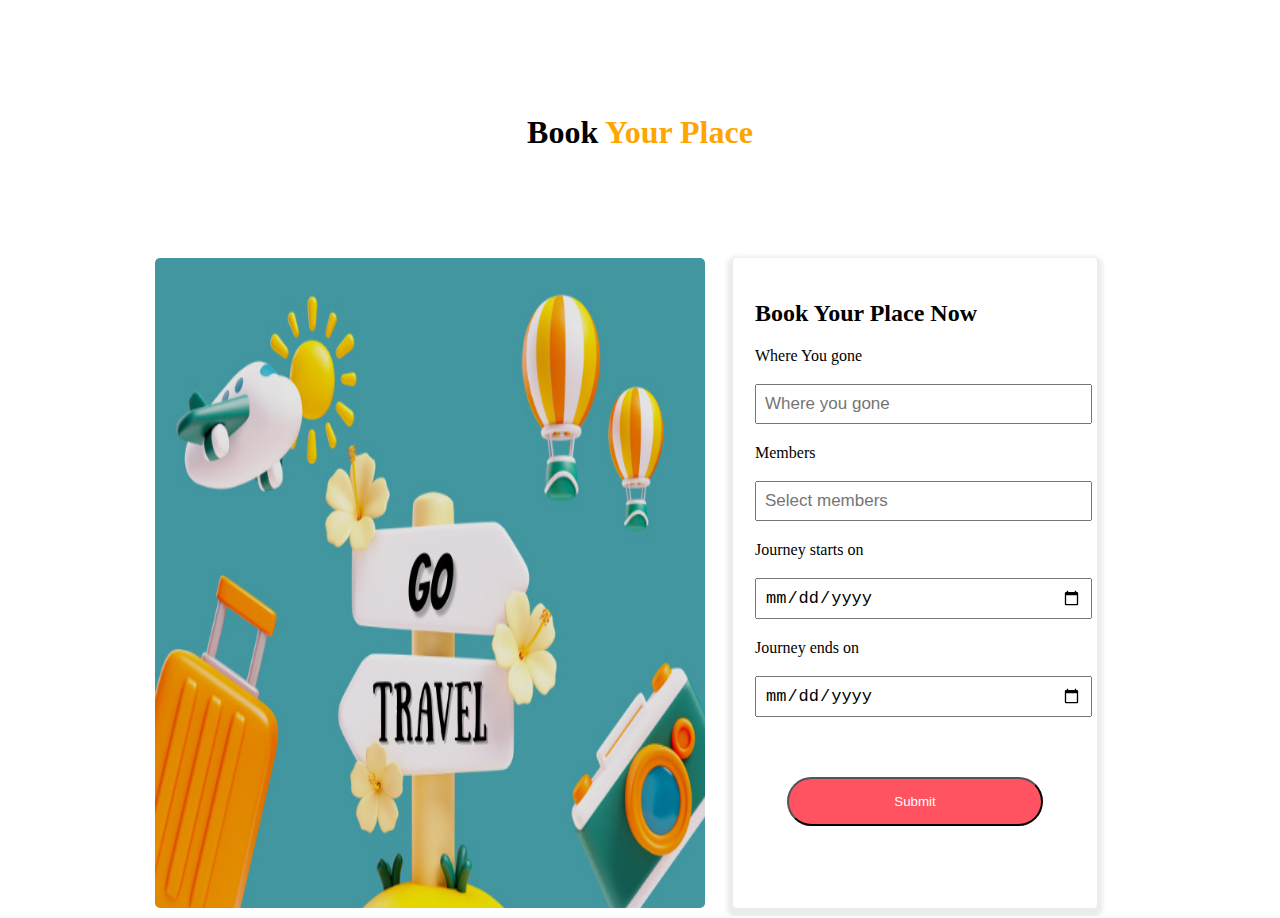
<file: b from/index.html>
<!DOCTYPE html>
<html lang="en">
<head>
    <meta charset="UTF-8">
    <meta name="viewport" content="width=device-width, initial-scale=1.0">
    <title>Booking</title>
    <link rel="stylesheet" href="styles/style.css">
</head>
<body>
    <div class="book">
        <h1>Book <span>Your Place</span></h1>

    </div>
    <div class="booking">
        <img src="img/travel b.jpg" alt="" >
        <div class="form">
            <h2>Book Your Place Now</h2>
            <p>Where You gone</p>
            <input type="text" placeholder="Where you gone" id="placeName">
            <p>Members</p>
            <input type="number" placeholder="Select members">
            <p>Journey starts on</p>
            <input type="date" placeholder="Starting date">
            <p>Journey ends on</p>
            <input type="date" placeholder="Ending date">
            <div>
                
            <button class="start-btn" id="submit">Submit</button>
            
            </div>
        </div>
    </div>
    <script src="java/book.js"></script>
</body>
</html>
</file>
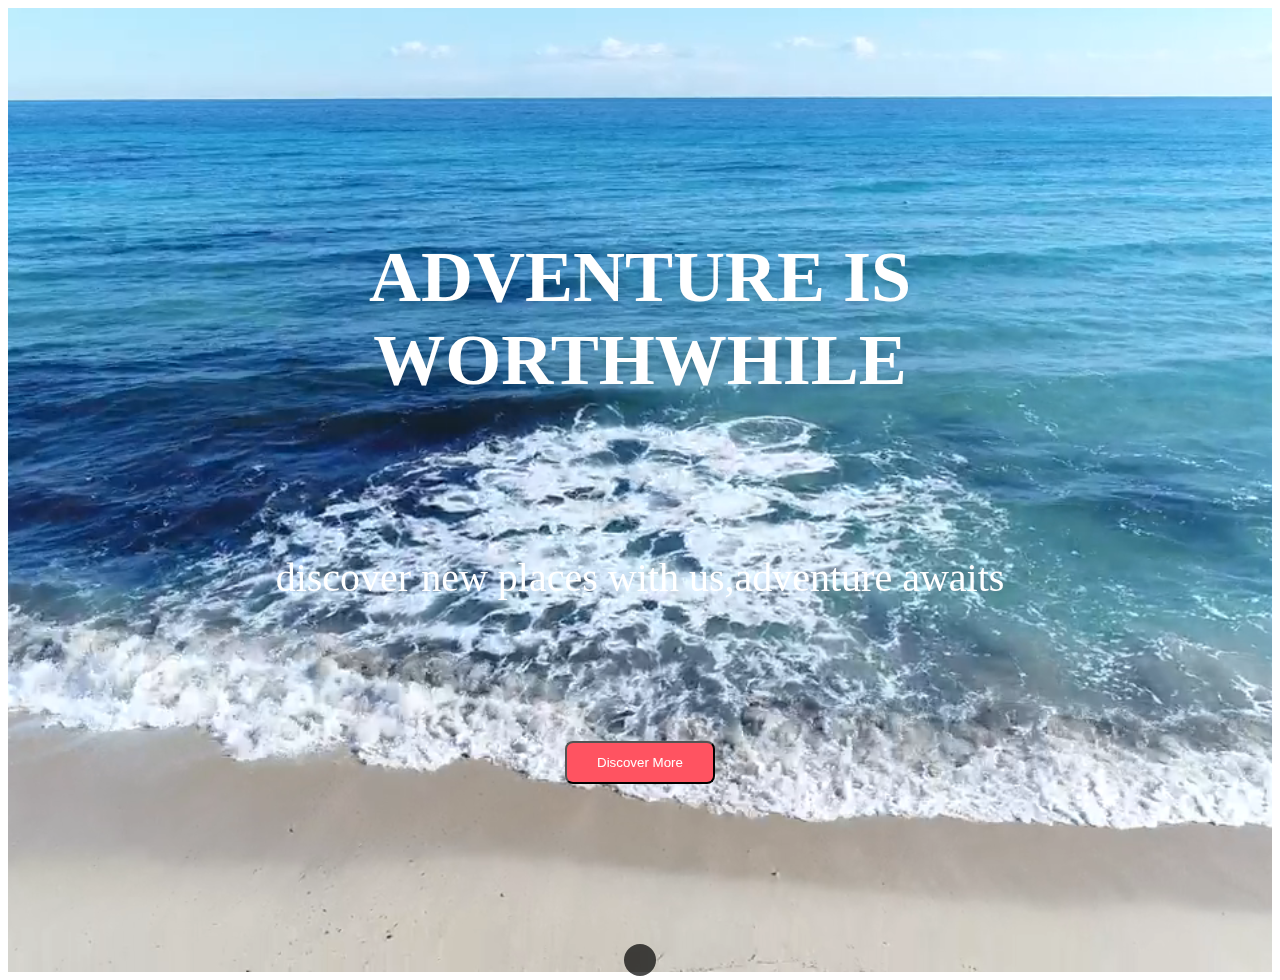
<file: outside/index.html>
<!DOCTYPE html>
<html lang="en">
<head>
    <meta charset="UTF-8">
    <meta name="viewport" content="width=device-width, initial-scale=1.0">
    <title>outside</title>
    <link rel="stylesheet" href="styles/style.css">
    <script>
        let videoBtn=document.querySelectorAll('.vid-btn');
ideoBtn.forEach(btn=>{
   btn.addEventlistner('click',()=>{

    document.querySelector('.controls .active').classList.remove('active');
    btn.classList.add('active');
    let src=btn.getAttribute('data-src');
    document.querySelector('#video-slider').src = src;
   });
});
    </script>
</head>
<body>
   <section class="home" id="home">
<div class="content">
    <h3>adventure is worthwhile</h3>
    <p>discover new places with us,adventure awaits</p>
    <button class="cta-button">Discover More</button>
</div>
<div class="controls">
    <span class="vid-btn active" data-src="video/sea.mp4"></span>
    <span class="vid-btn" data-src="video/flower.mp4"></span>
    <span class="vid-btn" data-src="video/girls in sea.mp4"></span>
    <span class="vid-btn" data-src="video/girls walking.mp4"></span>

</div>
    

<div class="video-container">
    <video src="video/sea.mp4" id="video-slider" loop autoplay muted></video>

</div>


</div>
</div>
   </section> 
   
</body>
</html>
</file>
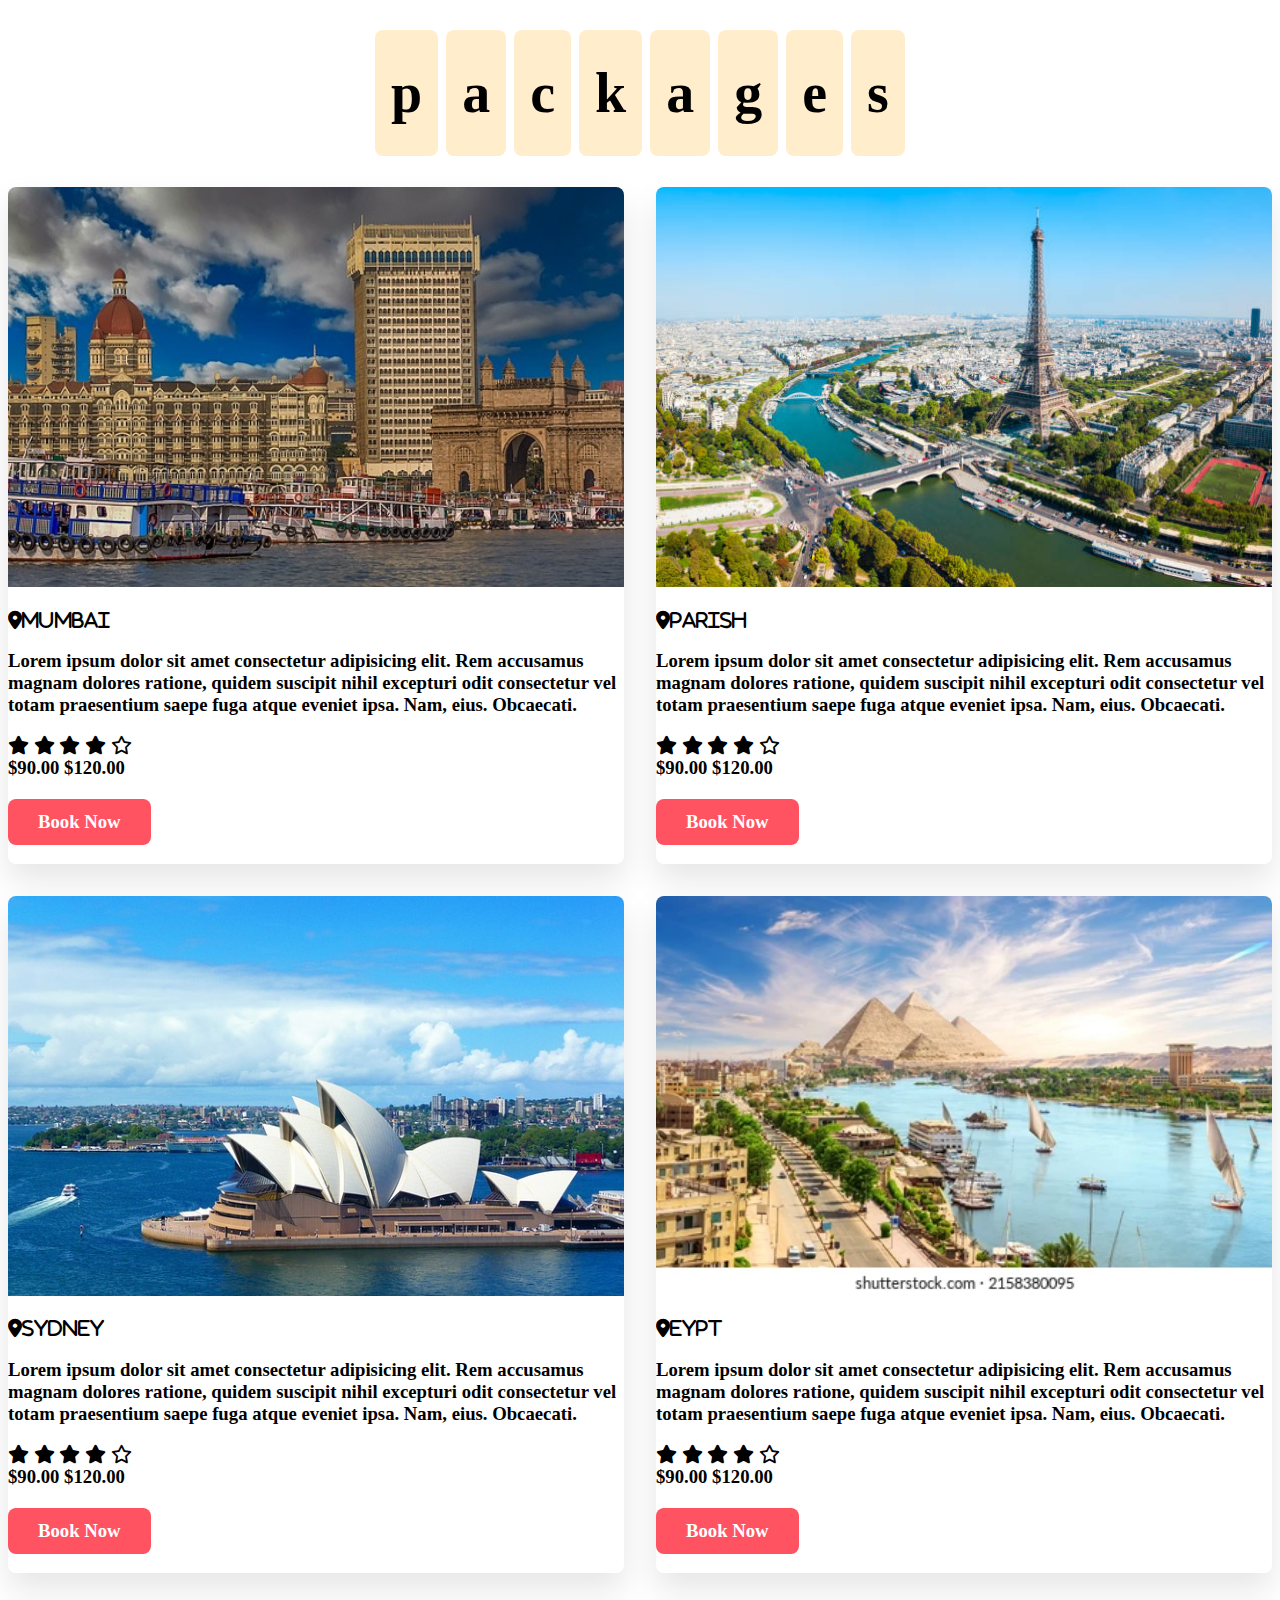
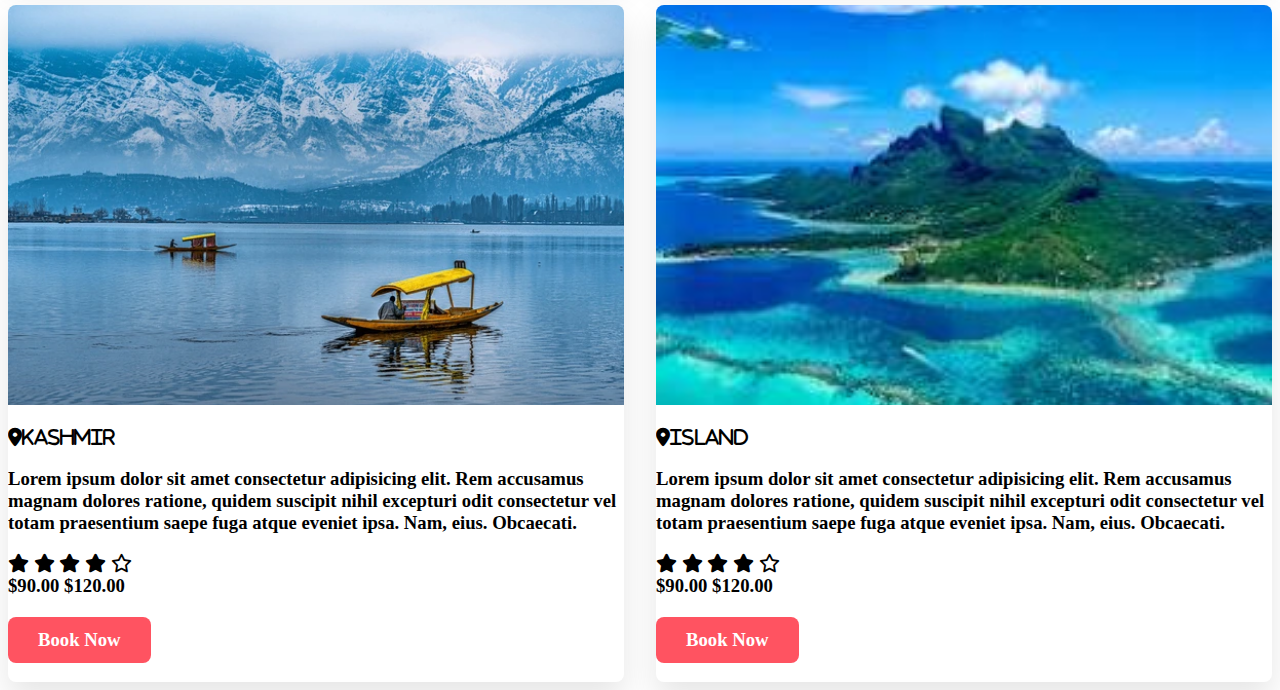
<file: package/index.html>
<!DOCTYPE html>
<html lang="en">
<head>
    <meta charset="UTF-8">
    <meta name="viewport" content="width=device-width, initial-scale=1.0">
    <title>package</title>
    <link rel="stylesheet" href="styles/design.css">
    <link rel="stylesheet" href="https://cdnjs.cloudflare.com/ajax/libs/font-awesome/6.5.2/css/all.min.css">
<body>
    <section class="packages" id="pack">
<h1 class="heading">
    
    <span>p</span>
    <span>a</span>
    <span>c</span>
    <span>k</span>
    <span>a</span>
    <span>g</span>
    <span>e</span>
    <span>s</span>

</h1>
<div class="box-container">
    <div class="box">
        <img src="img/mumbai.jpg" alt="">
<div class="content">
    <h3>
       <i class="fas fa-map-marker-alt">Mumbai</i>
       <p>Lorem ipsum dolor sit amet consectetur adipisicing elit. Rem accusamus magnam dolores ratione, quidem suscipit nihil excepturi odit consectetur vel totam praesentium saepe fuga atque eveniet ipsa. Nam, eius. Obcaecati.</p>
       <div class="star">
        <i class="fas fa-star"></i>
        <i class="fas fa-star"></i>
        <i class="fas fa-star"></i>
        <i class="fas fa-star"></i>
        <i class="far fa-star"></i>
     </div>
     <div class="price">
        $90.00
        <span>$120.00</span>
     </div>
     <a href="file:///C:/Users/HP/Desktop/projects/Sofware%20development/b%20from/index.html" class="btn">Book Now</a>
    </h3>

</div>
    </div>
    <div class="box">
        <img src="img/paru.jpg" alt="">
<div class="content">
    <h3>
       <i class="fas fa-map-marker-alt">Parish</i>
       <p>Lorem ipsum dolor sit amet consectetur adipisicing elit. Rem accusamus magnam dolores ratione, quidem suscipit nihil excepturi odit consectetur vel totam praesentium saepe fuga atque eveniet ipsa. Nam, eius. Obcaecati.</p>
       <div class="star">
        <i class="fas fa-star"></i>
        <i class="fas fa-star"></i>
        <i class="fas fa-star"></i>
        <i class="fas fa-star"></i>
        <i class="far fa-star"></i>
     </div>
     <div class="price">
        $90.00
        <span>$120.00</span>
     </div>
     <a href="file:///C:/Users/HP/Desktop/projects/Sofware%20development/b%20from/index.html" class="btn">Book Now</a>
    </h3>

</div>
    </div>
    <div class="box">
        <img src="img/sidu.jpg" alt="">
<div class="content">
    <h3>
       <i class="fas fa-map-marker-alt">Sydney</i>
       <p>Lorem ipsum dolor sit amet consectetur adipisicing elit. Rem accusamus magnam dolores ratione, quidem suscipit nihil excepturi odit consectetur vel totam praesentium saepe fuga atque eveniet ipsa. Nam, eius. Obcaecati.</p>
       <div class="star">
        <i class="fas fa-star"></i>
        <i class="fas fa-star"></i>
        <i class="fas fa-star"></i>
        <i class="fas fa-star"></i>
        <i class="far fa-star"></i>
     </div>
     <div class="price">
        $90.00
        <span>$120.00</span>
     </div>
     <a href="file:///C:/Users/HP/Desktop/projects/Sofware%20development/b%20from/index.html" class="btn">Book Now</a>
    </h3>

</div>
    </div>
    <div class="box">
        <img src="img/eypt.webp" alt="">
<div class="content">
    <h3>
       <i class="fas fa-map-marker-alt">Eypt</i>
       <p>Lorem ipsum dolor sit amet consectetur adipisicing elit. Rem accusamus magnam dolores ratione, quidem suscipit nihil excepturi odit consectetur vel totam praesentium saepe fuga atque eveniet ipsa. Nam, eius. Obcaecati.</p>
       <div class="star">
        <i class="fas fa-star"></i>
        <i class="fas fa-star"></i>
        <i class="fas fa-star"></i>
        <i class="fas fa-star"></i>
        <i class="far fa-star"></i>
     </div>
     <div class="price">
        $90.00
        <span>$120.00</span>
     </div>
     <a href="file:///C:/Users/HP/Desktop/projects/Sofware%20development/b%20from/index.html" class="btn">Book Now</a>
    </h3>

</div>
</div>
<div class="box">
    <img src="img/kasmir.webp" alt="">
<div class="content">
<h3>
   <i class="fas fa-map-marker-alt">Kashmir</i>
   <p>Lorem ipsum dolor sit amet consectetur adipisicing elit. Rem accusamus magnam dolores ratione, quidem suscipit nihil excepturi odit consectetur vel totam praesentium saepe fuga atque eveniet ipsa. Nam, eius. Obcaecati.</p>
   <div class="star">
    <i class="fas fa-star"></i>
    <i class="fas fa-star"></i>
    <i class="fas fa-star"></i>
    <i class="fas fa-star"></i>
    <i class="far fa-star"></i>
 </div>
 <div class="price">
    $90.00
    <span>$120.00</span>
 </div>
 <a href="file:///C:/Users/HP/Desktop/projects/Sofware%20development/b%20from/index.html" class="btn">Book Now</a>
</h3>

</div>
</div>


<div class="box">
    <img src="img/island.jpeg" alt="">
<div class="content">
<h3>
   <i class="fas fa-map-marker-alt">Island</i>
   <p>Lorem ipsum dolor sit amet consectetur adipisicing elit. Rem accusamus magnam dolores ratione, quidem suscipit nihil excepturi odit consectetur vel totam praesentium saepe fuga atque eveniet ipsa. Nam, eius. Obcaecati.</p>
   <div class="star">
    <i class="fas fa-star"></i>
    <i class="fas fa-star"></i>
    <i class="fas fa-star"></i>
    <i class="fas fa-star"></i>
    <i class="far fa-star"></i>
 </div>
 <div class="price">
    $90.00
    <span>$120.00</span>
 </div>
 <a href="file:///C:/Users/HP/Desktop/projects/Sofware%20development/b%20from/index.html" class="btn">Book Now</a>
</h3>

</div>
</div>
</div>
    </section>
   
</body>
</html>
</file>
<file: b from/styles/style.css>
.booking{
    display: flex;
    flex-wrap: wrap;
    justify-content: center;
}
.booking img{
    width: 550px;
    border-radius: 5px;


}
.form{
    margin-inline:28px ;
   width: 320px; 
   background-color: #fff;
   padding: 22px;
   box-shadow: 0px 4px 4px 6px rgba(236, 236, 236);
   border-radius:4px ;

}
.form input{
    width: 99%;
    padding: 8px;
    font-size: 17px;
    margin-top: 3px;


}
.book{
    text-align: center;
    padding: 85px;
}
.book span{
    color: orange;
}
.form p{
   margin-top: 20px; 
}

.start-btn{
    text-decoration: none;
    background:#ff5361;
    color: #fff;
    width: 80%;
    max-width: 350px;
    display: block;
    text-align: center;
    margin: 60px auto;
    padding: 15px;
    border-radius: 30px;
    font-size: 2opx;
}
</file>
<file: outside/styles/style.css>
.home{
  display: flex;  
  align-items: center;
  justify-content: center;
  flex-flow: column;
  position: relative;
  z-index: 0;
  min-height: 100vh;
}
.home .content{
    text-align: center;
}
section{
    padding: 2rem 9%;
}
.home .content h3{
    font-size: 4.5rem;
    color: #fff;
    text-transform: uppercase;
    text-shadow: 0 .3rem .5rem rgba(0,0,0,.1);

}
.home .content p{
    font-size: 2.5rem;
    color: #fff;
    padding: 5rem 0;
    
}
.home .video-container video{
position: absolute;
top: 0; left: 0;
z-index: -1;
height: 100%;
width: 100%;
object-fit: cover;
}
.home .controls{
    padding: 1rem;
    border-radius: 5rem;
    background: rgba(0,0,0,.7);
    position: relative;
    top: 10rem;
}

.cta-button{
    background: #ff5361;
    color: #fff;
    text-decoration: none;
    padding: 12px 30px;
    border-radius: 8px;
    margin-top: 20px;
    display: inline-block;
  
   }
</file>
<file: package/styles/design.css>
.heading{
    text-align: center;
    padding: 2.5rem 0;
}
.heading span{
    font-size: 3.5rem;
    background: rgba(255,165,0,.2);
    color: var(--orange);
    border-radius: .5rem;
    padding: 2rem 1rem;
   
}
.packages .box-container{
    display: flex;
    flex-wrap: wrap;
    gap: 2rem; ;
}

.packages .box-container .box{
    flex: 1 1 30rem;
    border-radius: .5rem;
    overflow: hidden;
    box-shadow: 0 1rem 2rem rgba(0,0,0,.1);

}
.packages .box-container .box img{
height: 25rem;
width: 100%;
object-fit: cover;
}
.btn{
    background: #ff5361;
    color: #fff;
    text-decoration: none;
    padding: 12px 30px;
    border-radius: 8px;
    margin-top: 20px;
    display: inline-block;
  
   }
</file>
